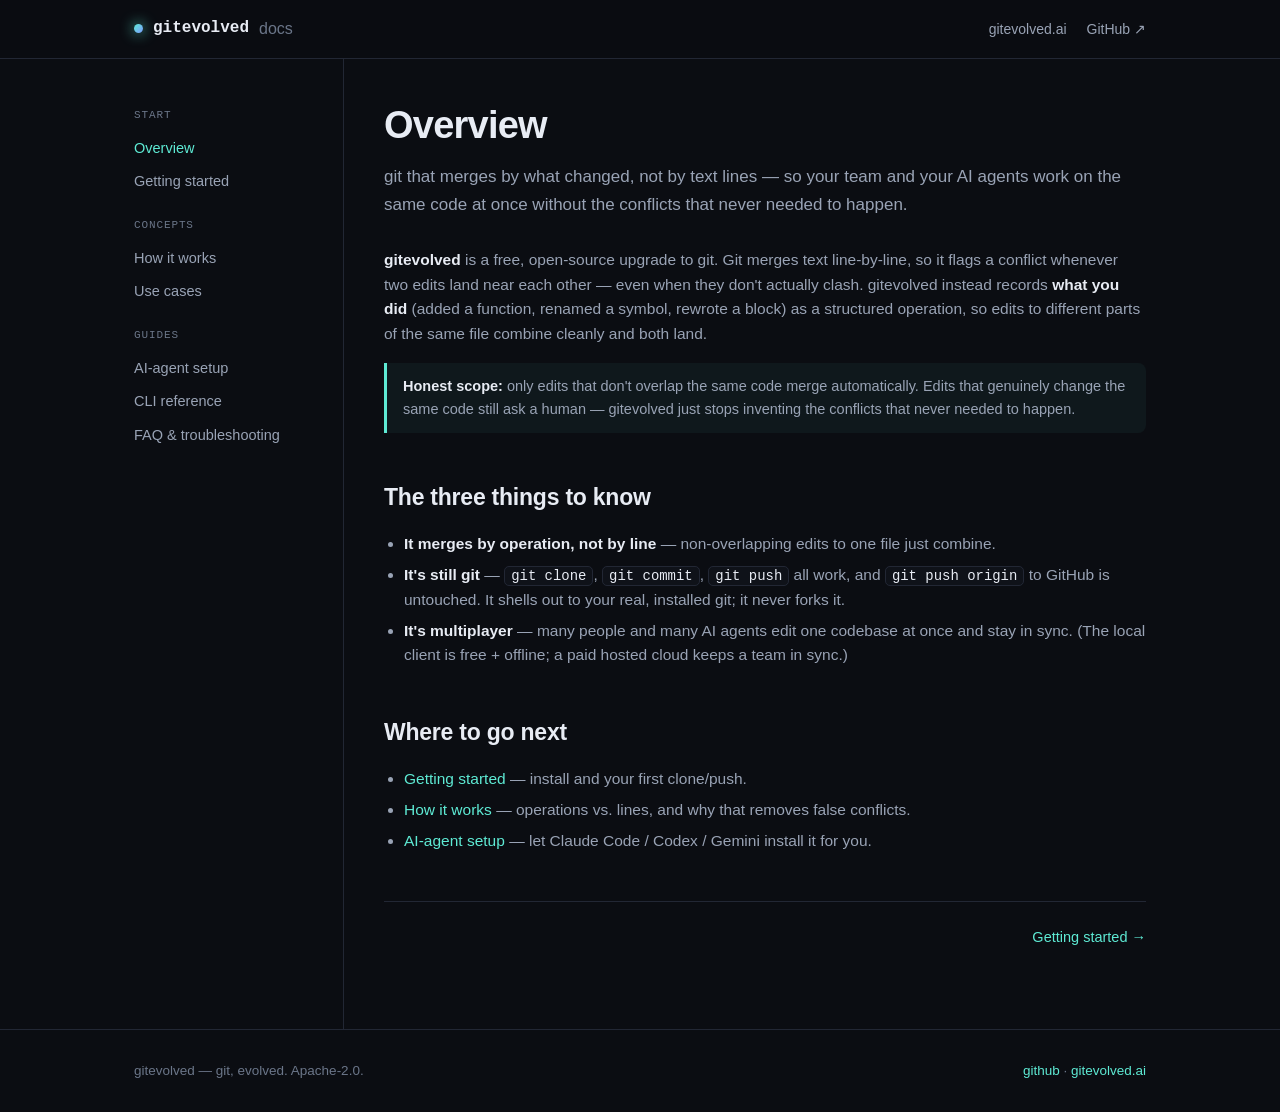
<file: index.html>
<!doctype html>
<!-- gitevolved docs — index. Static, hand-rolled, moat-safe. -->
<html lang="en"><head>
<meta charset="utf-8"><meta name="viewport" content="width=device-width, initial-scale=1">
<title>Overview — gitevolved docs</title>
<meta name="description" content="git that merges by what changed, not by text lines — so your team and your AI agents work on the same code at once without the conflicts that never needed to happen.">
<link rel="stylesheet" href="style.css">
</head><body>
<div class="top"><div class="row">
  <a class="brand" href="index.html"><span class="dot"></span> <b>gitevolved</b> <span style="color:var(--dim);font-weight:400">docs</span></a>
  <div class="links"><a href="https://gitevolved.ai">gitevolved.ai</a><a href="https://github.com/do-awesome-ai/gitevolved">GitHub ↗</a></div>
</div></div>
<div class="shell">
  <aside><div class="grp">Start</div>
<a href="index.html" class="cur">Overview</a>
<a href="getting-started.html">Getting started</a>
<div class="grp">Concepts</div>
<a href="how-it-works.html">How it works</a>
<a href="use-cases.html">Use cases</a>
<div class="grp">Guides</div>
<a href="agent-setup.html">AI-agent setup</a>
<a href="cli-reference.html">CLI reference</a>
<a href="faq.html">FAQ & troubleshooting</a></aside>
  <main>
    <h1>Overview</h1>
    <p class="tagline">git that merges by what changed, not by text lines — so your team and your AI agents work on the same code at once without the conflicts that never needed to happen.</p>
    
<p><b>gitevolved</b> is a free, open-source upgrade to git. Git merges text
line-by-line, so it flags a conflict whenever two edits land near each other —
even when they don't actually clash. gitevolved instead records <b>what you did</b>
(added a function, renamed a symbol, rewrote a block) as a structured operation, so
edits to different parts of the same file combine cleanly and both land.</p>

<div class="note"><b>Honest scope:</b> only edits that don't overlap the same code
merge automatically. Edits that genuinely change the same code still ask a human —
gitevolved just stops inventing the conflicts that never needed to happen.</div>

<h2>The three things to know</h2>
<ul>
<li><b>It merges by operation, not by line</b> — non-overlapping edits to one file just combine.</li>
<li><b>It's still git</b> — <code>git clone</code>, <code>git commit</code>, <code>git push</code> all work, and <code>git push origin</code> to GitHub is untouched. It shells out to your real, installed git; it never forks it.</li>
<li><b>It's multiplayer</b> — many people and many AI agents edit one codebase at once and stay in sync. (The local client is free + offline; a paid hosted cloud keeps a team in sync.)</li>
</ul>

<h2>Where to go next</h2>
<ul>
<li><a href="getting-started.html">Getting started</a> — install and your first clone/push.</li>
<li><a href="how-it-works.html">How it works</a> — operations vs. lines, and why that removes false conflicts.</li>
<li><a href="agent-setup.html">AI-agent setup</a> — let Claude Code / Codex / Gemini install it for you.</li>
</ul>

    <div class="next"><span></span><a href="getting-started.html">Getting started →</a></div>
  </main>
</div>
<footer><div class="row"><span>gitevolved — git, evolved. Apache-2.0.</span><span><a href="https://github.com/do-awesome-ai/gitevolved">github</a> · <a href="https://gitevolved.ai">gitevolved.ai</a></span></div></footer>
</body></html>
</file>
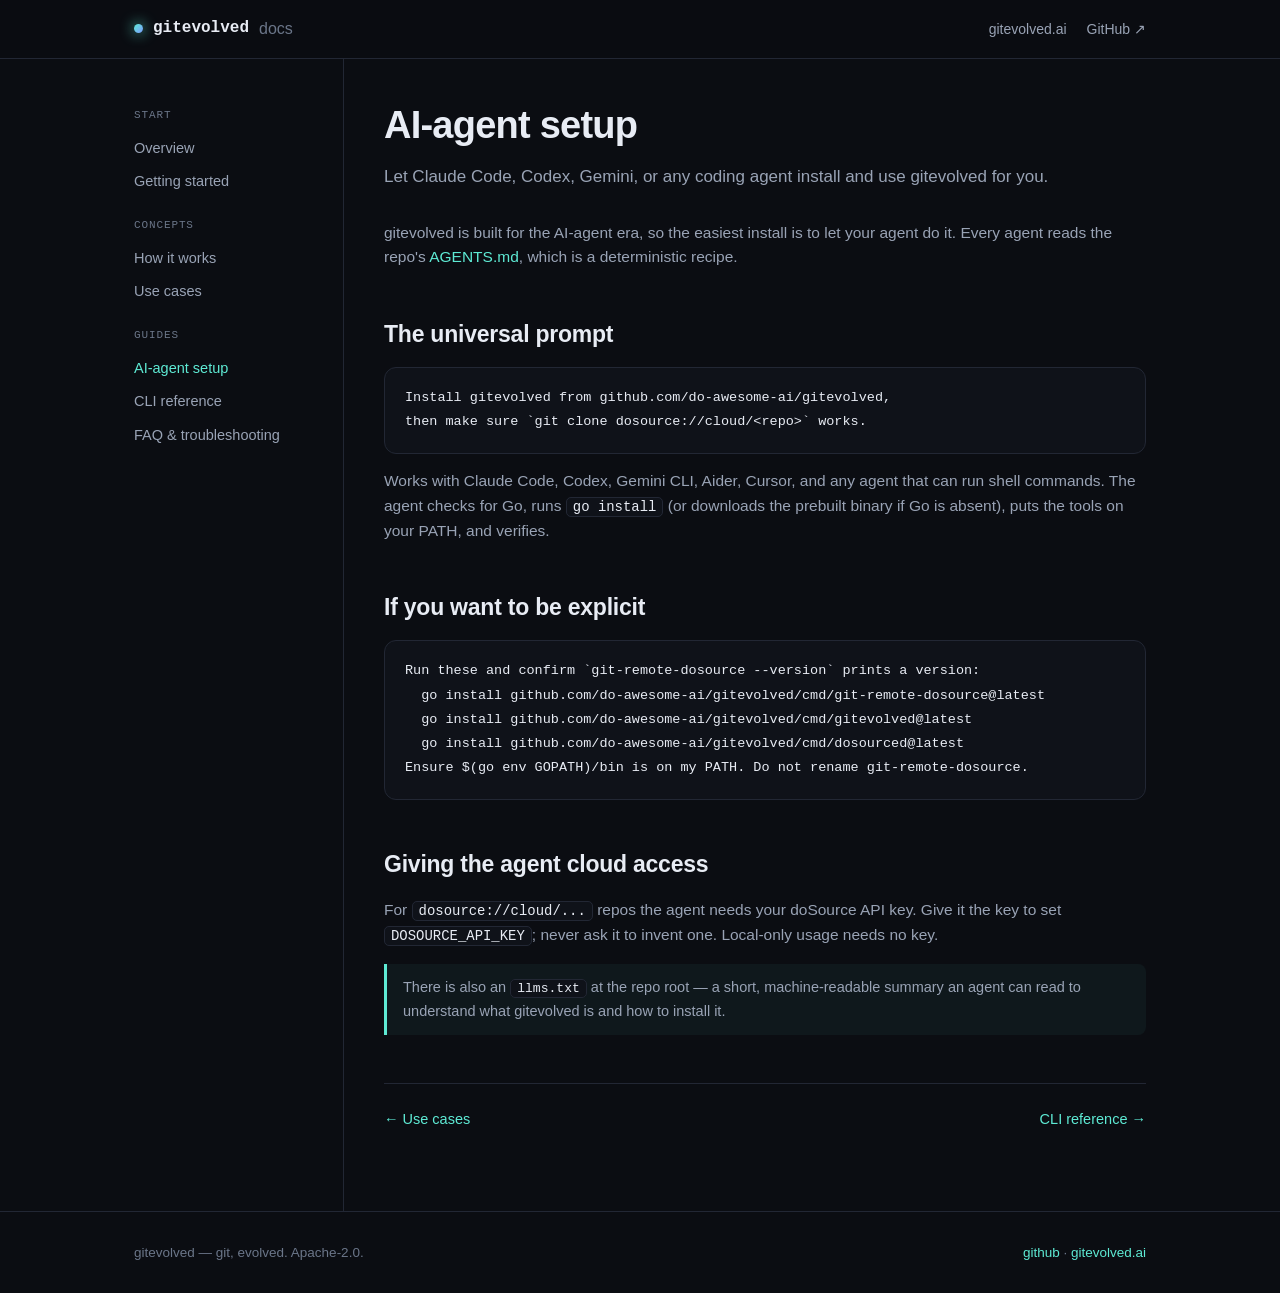
<file: agent-setup.html>
<!doctype html>
<!-- gitevolved docs — agent-setup. Static, hand-rolled, moat-safe. -->
<html lang="en"><head>
<meta charset="utf-8"><meta name="viewport" content="width=device-width, initial-scale=1">
<title>AI-agent setup — gitevolved docs</title>
<meta name="description" content="Let Claude Code, Codex, Gemini, or any coding agent install and use gitevolved for you.">
<link rel="stylesheet" href="style.css">
</head><body>
<div class="top"><div class="row">
  <a class="brand" href="index.html"><span class="dot"></span> <b>gitevolved</b> <span style="color:var(--dim);font-weight:400">docs</span></a>
  <div class="links"><a href="https://gitevolved.ai">gitevolved.ai</a><a href="https://github.com/do-awesome-ai/gitevolved">GitHub ↗</a></div>
</div></div>
<div class="shell">
  <aside><div class="grp">Start</div>
<a href="index.html">Overview</a>
<a href="getting-started.html">Getting started</a>
<div class="grp">Concepts</div>
<a href="how-it-works.html">How it works</a>
<a href="use-cases.html">Use cases</a>
<div class="grp">Guides</div>
<a href="agent-setup.html" class="cur">AI-agent setup</a>
<a href="cli-reference.html">CLI reference</a>
<a href="faq.html">FAQ & troubleshooting</a></aside>
  <main>
    <h1>AI-agent setup</h1>
    <p class="tagline">Let Claude Code, Codex, Gemini, or any coding agent install and use gitevolved for you.</p>
    
<p>gitevolved is built for the AI-agent era, so the easiest install is to let your
agent do it. Every agent reads the repo's
<a href="https://github.com/do-awesome-ai/gitevolved/blob/main/AGENTS.md">AGENTS.md</a>,
which is a deterministic recipe.</p>

<h2>The universal prompt</h2>
<pre><code>Install gitevolved from github.com/do-awesome-ai/gitevolved,
then make sure `git clone dosource://cloud/&lt;repo&gt;` works.</code></pre>
<p>Works with Claude Code, Codex, Gemini CLI, Aider, Cursor, and any agent that can
run shell commands. The agent checks for Go, runs <code>go install</code> (or
downloads the prebuilt binary if Go is absent), puts the tools on your PATH, and
verifies.</p>

<h2>If you want to be explicit</h2>
<pre><code>Run these and confirm `git-remote-dosource --version` prints a version:
  go install github.com/do-awesome-ai/gitevolved/cmd/git-remote-dosource@latest
  go install github.com/do-awesome-ai/gitevolved/cmd/gitevolved@latest
  go install github.com/do-awesome-ai/gitevolved/cmd/dosourced@latest
Ensure $(go env GOPATH)/bin is on my PATH. Do not rename git-remote-dosource.</code></pre>

<h2>Giving the agent cloud access</h2>
<p>For <code>dosource://cloud/...</code> repos the agent needs your doSource API
key. Give it the key to set <code>DOSOURCE_API_KEY</code>; never ask it to invent
one. Local-only usage needs no key.</p>

<div class="note">There is also an <code>llms.txt</code> at the repo root — a short,
machine-readable summary an agent can read to understand what gitevolved is and how
to install it.</div>

    <div class="next"><a href="use-cases.html">← Use cases</a><a href="cli-reference.html">CLI reference →</a></div>
  </main>
</div>
<footer><div class="row"><span>gitevolved — git, evolved. Apache-2.0.</span><span><a href="https://github.com/do-awesome-ai/gitevolved">github</a> · <a href="https://gitevolved.ai">gitevolved.ai</a></span></div></footer>
</body></html>
</file>
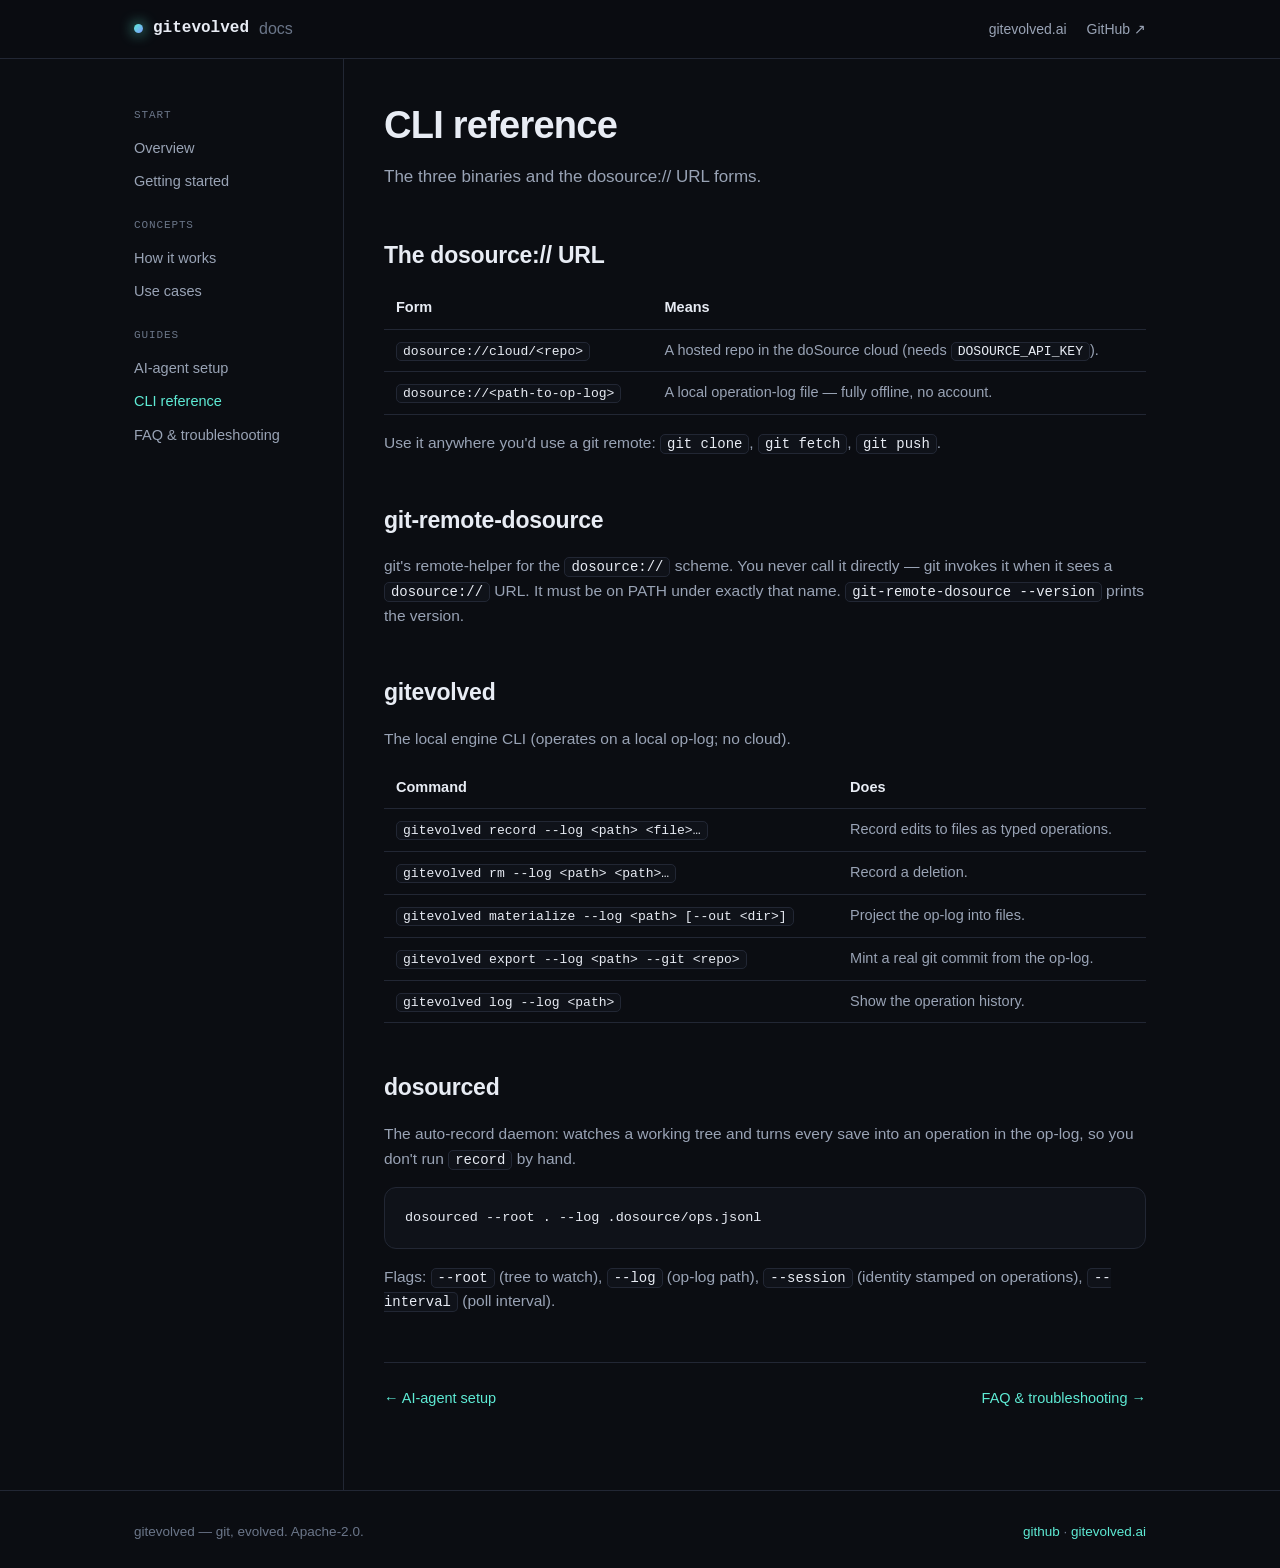
<file: cli-reference.html>
<!doctype html>
<!-- gitevolved docs — cli-reference. Static, hand-rolled, moat-safe. -->
<html lang="en"><head>
<meta charset="utf-8"><meta name="viewport" content="width=device-width, initial-scale=1">
<title>CLI reference — gitevolved docs</title>
<meta name="description" content="The three binaries and the dosource:// URL forms.">
<link rel="stylesheet" href="style.css">
</head><body>
<div class="top"><div class="row">
  <a class="brand" href="index.html"><span class="dot"></span> <b>gitevolved</b> <span style="color:var(--dim);font-weight:400">docs</span></a>
  <div class="links"><a href="https://gitevolved.ai">gitevolved.ai</a><a href="https://github.com/do-awesome-ai/gitevolved">GitHub ↗</a></div>
</div></div>
<div class="shell">
  <aside><div class="grp">Start</div>
<a href="index.html">Overview</a>
<a href="getting-started.html">Getting started</a>
<div class="grp">Concepts</div>
<a href="how-it-works.html">How it works</a>
<a href="use-cases.html">Use cases</a>
<div class="grp">Guides</div>
<a href="agent-setup.html">AI-agent setup</a>
<a href="cli-reference.html" class="cur">CLI reference</a>
<a href="faq.html">FAQ & troubleshooting</a></aside>
  <main>
    <h1>CLI reference</h1>
    <p class="tagline">The three binaries and the dosource:// URL forms.</p>
    
<h2>The dosource:// URL</h2>
<table>
<tr><th>Form</th><th>Means</th></tr>
<tr><td><code>dosource://cloud/&lt;repo&gt;</code></td><td>A hosted repo in the doSource cloud (needs <code>DOSOURCE_API_KEY</code>).</td></tr>
<tr><td><code>dosource://&lt;path-to-op-log&gt;</code></td><td>A local operation-log file — fully offline, no account.</td></tr>
</table>
<p>Use it anywhere you'd use a git remote: <code>git clone</code>, <code>git fetch</code>, <code>git push</code>.</p>

<h2>git-remote-dosource</h2>
<p>git's remote-helper for the <code>dosource://</code> scheme. You never call it
directly — git invokes it when it sees a <code>dosource://</code> URL. It must be on
PATH under exactly that name. <code>git-remote-dosource --version</code> prints the version.</p>

<h2>gitevolved</h2>
<p>The local engine CLI (operates on a local op-log; no cloud).</p>
<table>
<tr><th>Command</th><th>Does</th></tr>
<tr><td><code>gitevolved record --log &lt;path&gt; &lt;file&gt;…</code></td><td>Record edits to files as typed operations.</td></tr>
<tr><td><code>gitevolved rm --log &lt;path&gt; &lt;path&gt;…</code></td><td>Record a deletion.</td></tr>
<tr><td><code>gitevolved materialize --log &lt;path&gt; [--out &lt;dir&gt;]</code></td><td>Project the op-log into files.</td></tr>
<tr><td><code>gitevolved export --log &lt;path&gt; --git &lt;repo&gt;</code></td><td>Mint a real git commit from the op-log.</td></tr>
<tr><td><code>gitevolved log --log &lt;path&gt;</code></td><td>Show the operation history.</td></tr>
</table>

<h2>dosourced</h2>
<p>The auto-record daemon: watches a working tree and turns every save into an
operation in the op-log, so you don't run <code>record</code> by hand.</p>
<pre><code>dosourced --root . --log .dosource/ops.jsonl</code></pre>
<p>Flags: <code>--root</code> (tree to watch), <code>--log</code> (op-log path),
<code>--session</code> (identity stamped on operations), <code>--interval</code> (poll interval).</p>

    <div class="next"><a href="agent-setup.html">← AI-agent setup</a><a href="faq.html">FAQ & troubleshooting →</a></div>
  </main>
</div>
<footer><div class="row"><span>gitevolved — git, evolved. Apache-2.0.</span><span><a href="https://github.com/do-awesome-ai/gitevolved">github</a> · <a href="https://gitevolved.ai">gitevolved.ai</a></span></div></footer>
</body></html>
</file>
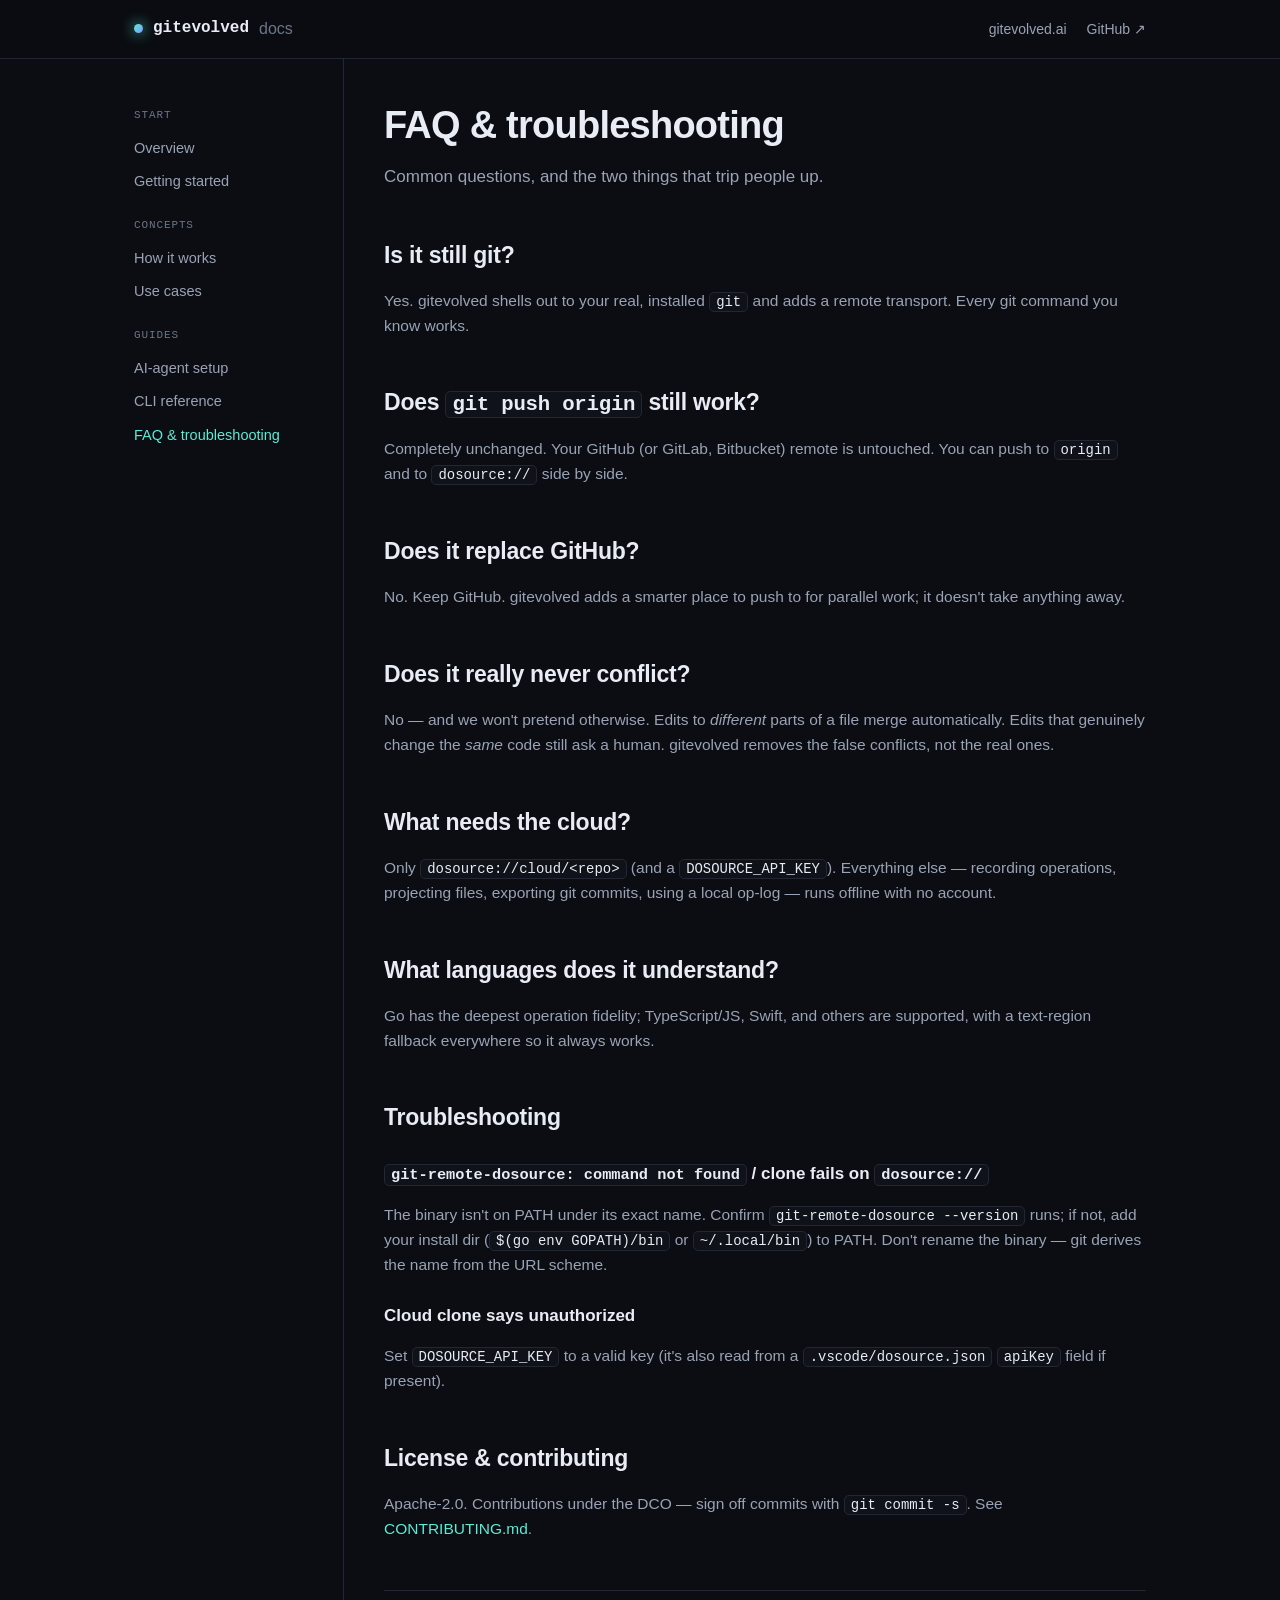
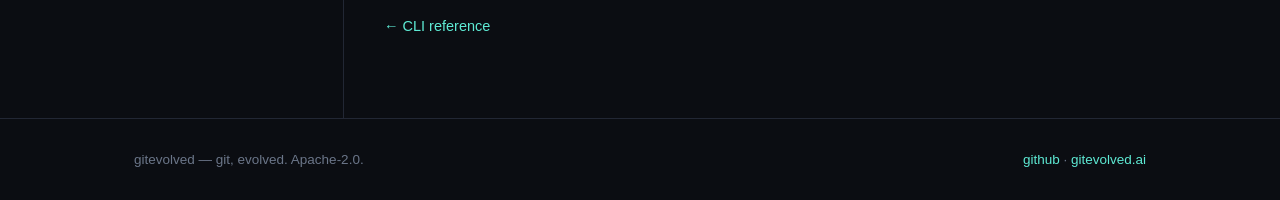
<file: faq.html>
<!doctype html>
<!-- gitevolved docs — faq. Static, hand-rolled, moat-safe. -->
<html lang="en"><head>
<meta charset="utf-8"><meta name="viewport" content="width=device-width, initial-scale=1">
<title>FAQ & troubleshooting — gitevolved docs</title>
<meta name="description" content="Common questions, and the two things that trip people up.">
<link rel="stylesheet" href="style.css">
</head><body>
<div class="top"><div class="row">
  <a class="brand" href="index.html"><span class="dot"></span> <b>gitevolved</b> <span style="color:var(--dim);font-weight:400">docs</span></a>
  <div class="links"><a href="https://gitevolved.ai">gitevolved.ai</a><a href="https://github.com/do-awesome-ai/gitevolved">GitHub ↗</a></div>
</div></div>
<div class="shell">
  <aside><div class="grp">Start</div>
<a href="index.html">Overview</a>
<a href="getting-started.html">Getting started</a>
<div class="grp">Concepts</div>
<a href="how-it-works.html">How it works</a>
<a href="use-cases.html">Use cases</a>
<div class="grp">Guides</div>
<a href="agent-setup.html">AI-agent setup</a>
<a href="cli-reference.html">CLI reference</a>
<a href="faq.html" class="cur">FAQ & troubleshooting</a></aside>
  <main>
    <h1>FAQ & troubleshooting</h1>
    <p class="tagline">Common questions, and the two things that trip people up.</p>
    
<h2>Is it still git?</h2>
<p>Yes. gitevolved shells out to your real, installed <code>git</code> and adds a
remote transport. Every git command you know works.</p>

<h2>Does <code>git push origin</code> still work?</h2>
<p>Completely unchanged. Your GitHub (or GitLab, Bitbucket) remote is untouched. You
can push to <code>origin</code> and to <code>dosource://</code> side by side.</p>

<h2>Does it replace GitHub?</h2>
<p>No. Keep GitHub. gitevolved adds a smarter place to push to for parallel work; it
doesn't take anything away.</p>

<h2>Does it really never conflict?</h2>
<p>No — and we won't pretend otherwise. Edits to <em>different</em> parts of a file
merge automatically. Edits that genuinely change the <em>same</em> code still ask a
human. gitevolved removes the false conflicts, not the real ones.</p>

<h2>What needs the cloud?</h2>
<p>Only <code>dosource://cloud/&lt;repo&gt;</code> (and a <code>DOSOURCE_API_KEY</code>).
Everything else — recording operations, projecting files, exporting git commits,
using a local op-log — runs offline with no account.</p>

<h2>What languages does it understand?</h2>
<p>Go has the deepest operation fidelity; TypeScript/JS, Swift, and others are
supported, with a text-region fallback everywhere so it always works.</p>

<h2>Troubleshooting</h2>
<h3><code>git-remote-dosource: command not found</code> / clone fails on <code>dosource://</code></h3>
<p>The binary isn't on PATH under its exact name. Confirm <code>git-remote-dosource --version</code>
runs; if not, add your install dir (<code>$(go env GOPATH)/bin</code> or
<code>~/.local/bin</code>) to PATH. Don't rename the binary — git derives the name
from the URL scheme.</p>
<h3>Cloud clone says unauthorized</h3>
<p>Set <code>DOSOURCE_API_KEY</code> to a valid key (it's also read from a
<code>.vscode/dosource.json</code> <code>apiKey</code> field if present).</p>

<h2>License &amp; contributing</h2>
<p>Apache-2.0. Contributions under the DCO — sign off commits with <code>git commit -s</code>.
See <a href="https://github.com/do-awesome-ai/gitevolved/blob/main/CONTRIBUTING.md">CONTRIBUTING.md</a>.</p>

    <div class="next"><a href="cli-reference.html">← CLI reference</a><span></span></div>
  </main>
</div>
<footer><div class="row"><span>gitevolved — git, evolved. Apache-2.0.</span><span><a href="https://github.com/do-awesome-ai/gitevolved">github</a> · <a href="https://gitevolved.ai">gitevolved.ai</a></span></div></footer>
</body></html>
</file>
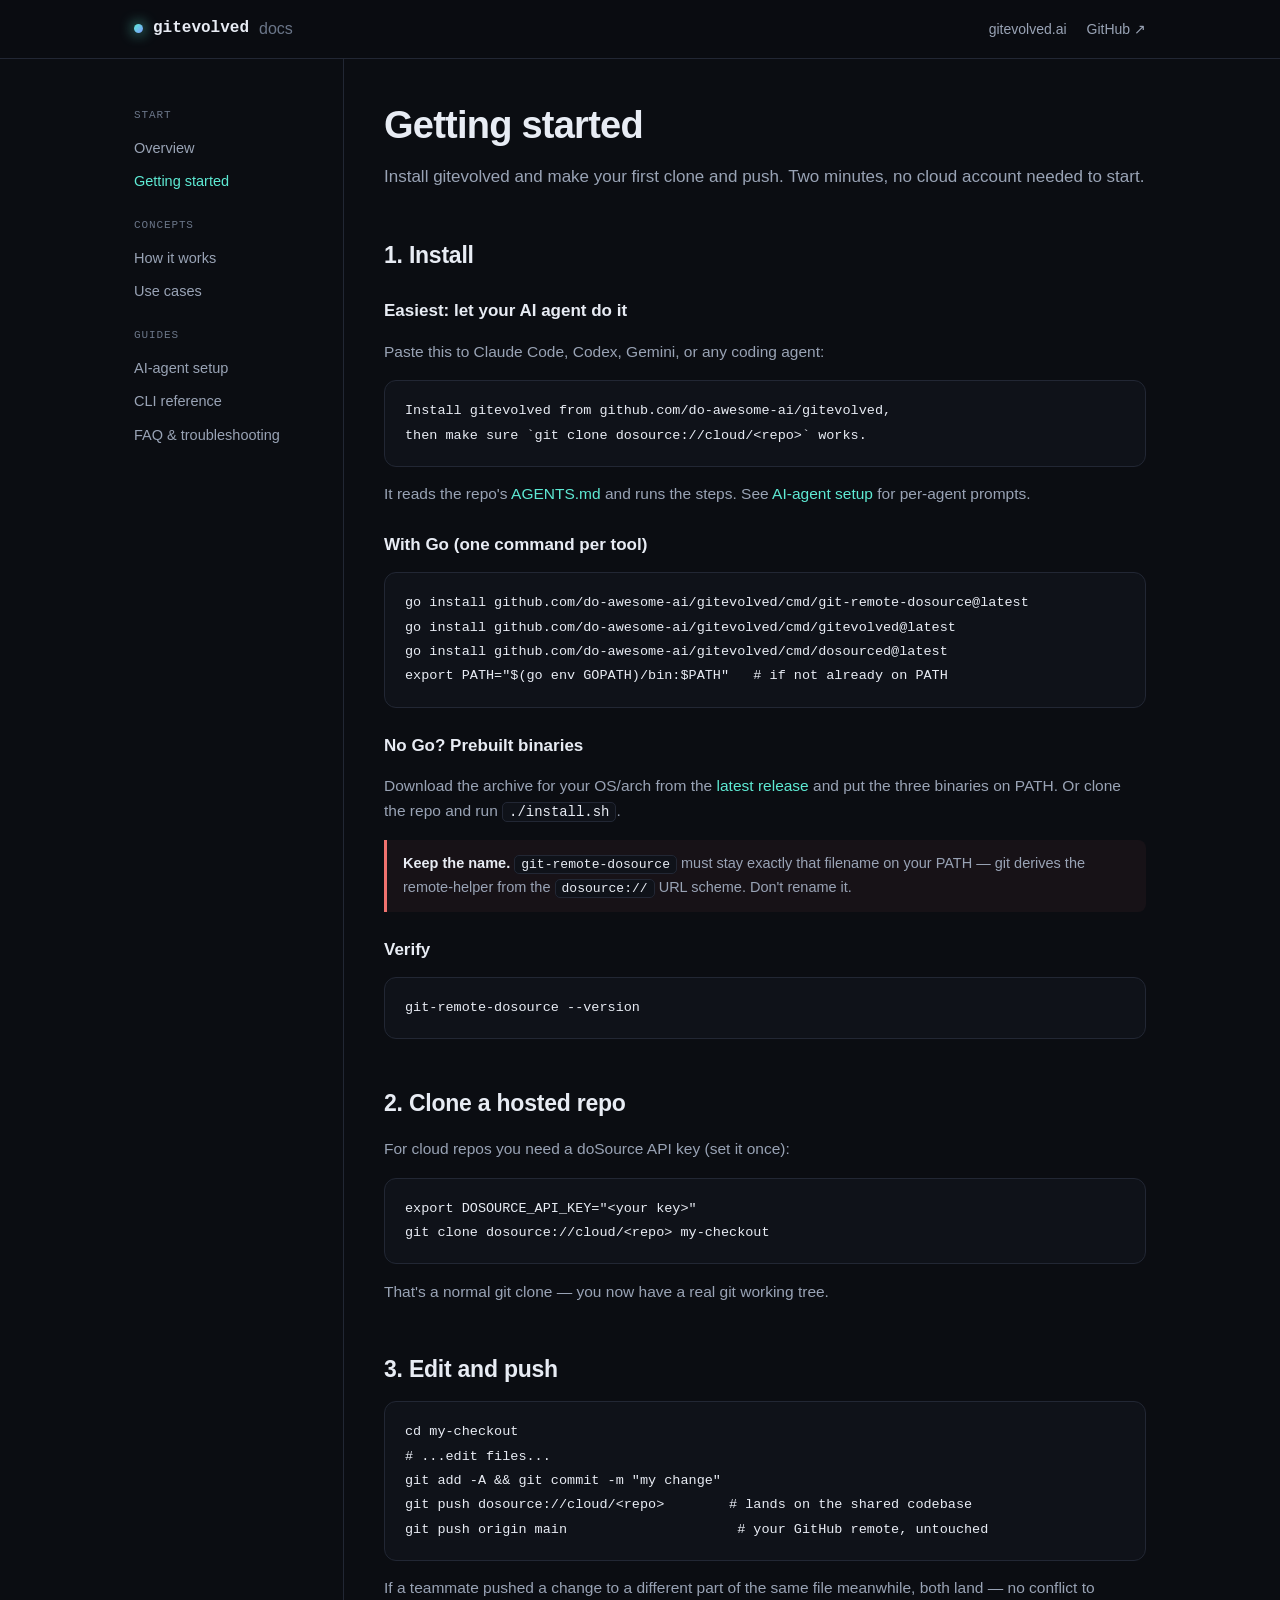
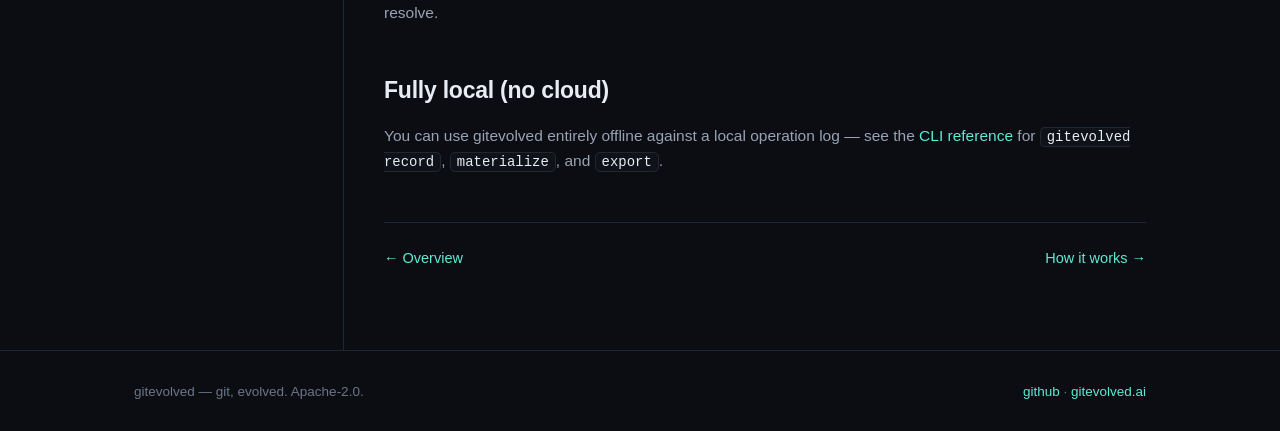
<file: getting-started.html>
<!doctype html>
<!-- gitevolved docs — getting-started. Static, hand-rolled, moat-safe. -->
<html lang="en"><head>
<meta charset="utf-8"><meta name="viewport" content="width=device-width, initial-scale=1">
<title>Getting started — gitevolved docs</title>
<meta name="description" content="Install gitevolved and make your first clone and push. Two minutes, no cloud account needed to start.">
<link rel="stylesheet" href="style.css">
</head><body>
<div class="top"><div class="row">
  <a class="brand" href="index.html"><span class="dot"></span> <b>gitevolved</b> <span style="color:var(--dim);font-weight:400">docs</span></a>
  <div class="links"><a href="https://gitevolved.ai">gitevolved.ai</a><a href="https://github.com/do-awesome-ai/gitevolved">GitHub ↗</a></div>
</div></div>
<div class="shell">
  <aside><div class="grp">Start</div>
<a href="index.html">Overview</a>
<a href="getting-started.html" class="cur">Getting started</a>
<div class="grp">Concepts</div>
<a href="how-it-works.html">How it works</a>
<a href="use-cases.html">Use cases</a>
<div class="grp">Guides</div>
<a href="agent-setup.html">AI-agent setup</a>
<a href="cli-reference.html">CLI reference</a>
<a href="faq.html">FAQ & troubleshooting</a></aside>
  <main>
    <h1>Getting started</h1>
    <p class="tagline">Install gitevolved and make your first clone and push. Two minutes, no cloud account needed to start.</p>
    
<h2>1. Install</h2>
<h3>Easiest: let your AI agent do it</h3>
<p>Paste this to Claude Code, Codex, Gemini, or any coding agent:</p>
<pre><code>Install gitevolved from github.com/do-awesome-ai/gitevolved,
then make sure `git clone dosource://cloud/&lt;repo&gt;` works.</code></pre>
<p>It reads the repo's <a href="https://github.com/do-awesome-ai/gitevolved/blob/main/AGENTS.md">AGENTS.md</a> and runs the steps. See <a href="agent-setup.html">AI-agent setup</a> for per-agent prompts.</p>

<h3>With Go (one command per tool)</h3>
<pre><code>go install github.com/do-awesome-ai/gitevolved/cmd/git-remote-dosource@latest
go install github.com/do-awesome-ai/gitevolved/cmd/gitevolved@latest
go install github.com/do-awesome-ai/gitevolved/cmd/dosourced@latest
export PATH="$(go env GOPATH)/bin:$PATH"   # if not already on PATH</code></pre>

<h3>No Go? Prebuilt binaries</h3>
<p>Download the archive for your OS/arch from the
<a href="https://github.com/do-awesome-ai/gitevolved/releases/latest">latest release</a>
and put the three binaries on PATH. Or clone the repo and run <code>./install.sh</code>.</p>

<div class="warn note"><b>Keep the name.</b> <code>git-remote-dosource</code> must stay
exactly that filename on your PATH — git derives the remote-helper from the
<code>dosource://</code> URL scheme. Don't rename it.</div>

<h3>Verify</h3>
<pre><code>git-remote-dosource --version</code></pre>

<h2>2. Clone a hosted repo</h2>
<p>For cloud repos you need a doSource API key (set it once):</p>
<pre><code>export DOSOURCE_API_KEY="&lt;your key&gt;"
git clone dosource://cloud/&lt;repo&gt; my-checkout</code></pre>
<p>That's a normal git clone — you now have a real git working tree.</p>

<h2>3. Edit and push</h2>
<pre><code>cd my-checkout
# ...edit files...
git add -A &amp;&amp; git commit -m "my change"
git push dosource://cloud/&lt;repo&gt;        # lands on the shared codebase
git push origin main                     # your GitHub remote, untouched</code></pre>
<p>If a teammate pushed a change to a different part of the same file meanwhile,
both land — no conflict to resolve.</p>

<h2>Fully local (no cloud)</h2>
<p>You can use gitevolved entirely offline against a local operation log — see the
<a href="cli-reference.html">CLI reference</a> for <code>gitevolved record</code>,
<code>materialize</code>, and <code>export</code>.</p>

    <div class="next"><a href="index.html">← Overview</a><a href="how-it-works.html">How it works →</a></div>
  </main>
</div>
<footer><div class="row"><span>gitevolved — git, evolved. Apache-2.0.</span><span><a href="https://github.com/do-awesome-ai/gitevolved">github</a> · <a href="https://gitevolved.ai">gitevolved.ai</a></span></div></footer>
</body></html>
</file>
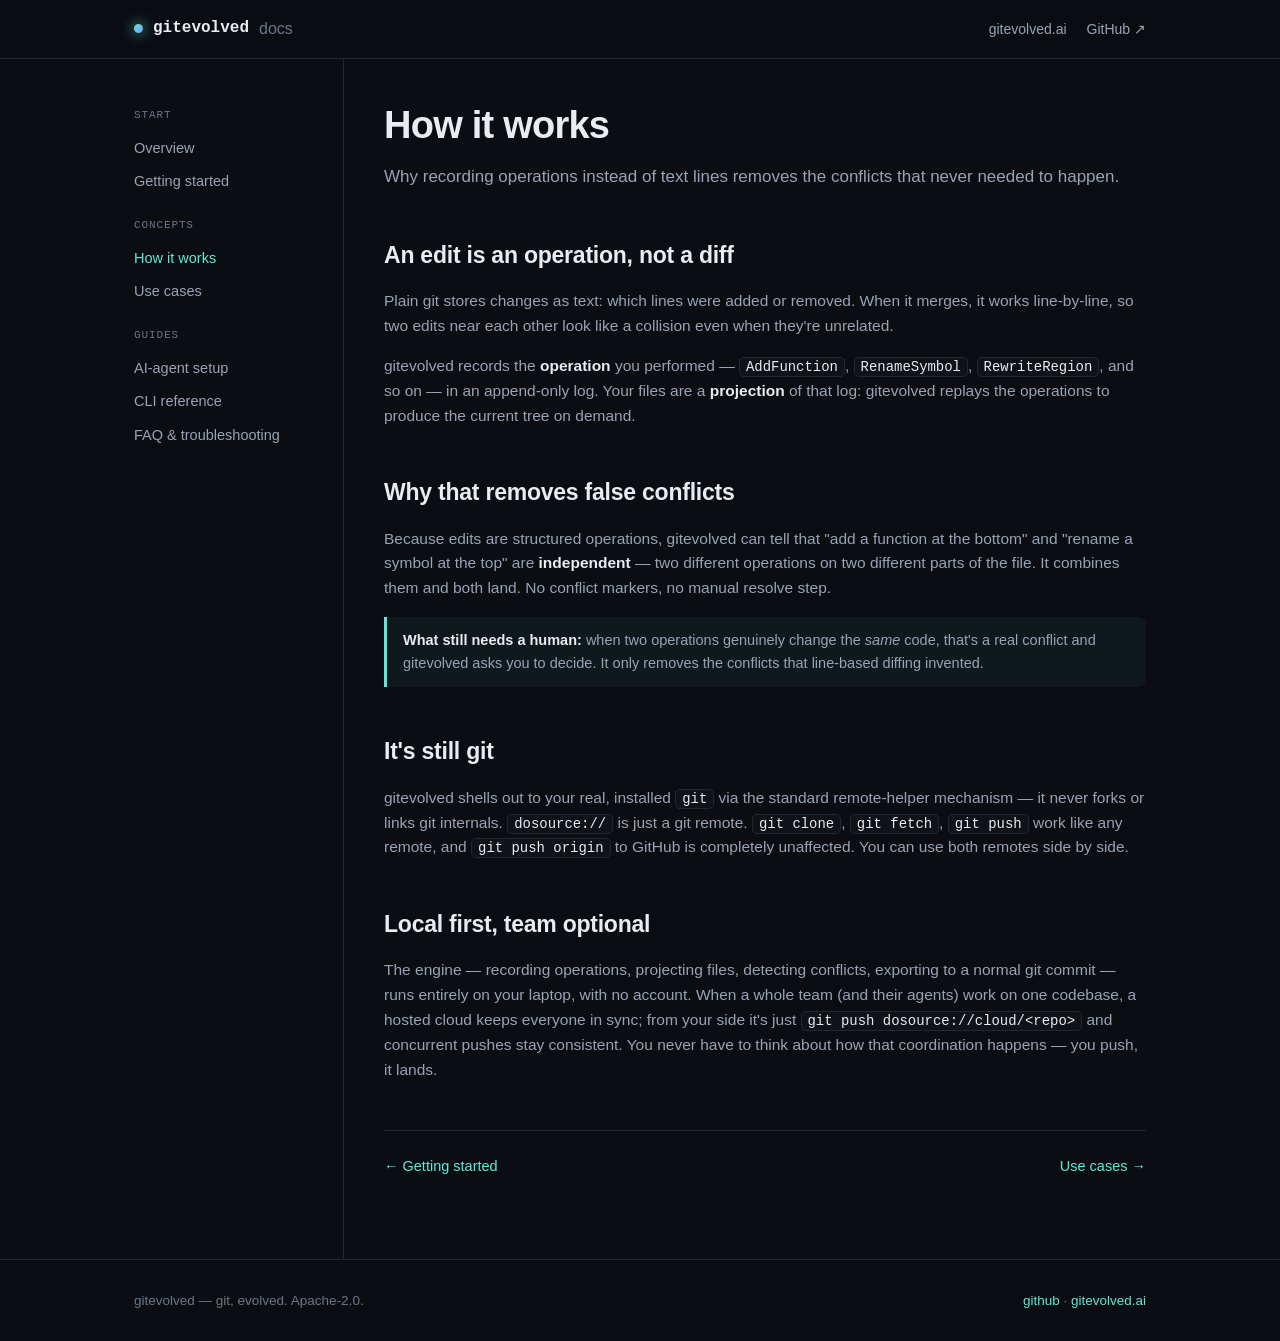
<file: how-it-works.html>
<!doctype html>
<!-- gitevolved docs — how-it-works. Static, hand-rolled, moat-safe. -->
<html lang="en"><head>
<meta charset="utf-8"><meta name="viewport" content="width=device-width, initial-scale=1">
<title>How it works — gitevolved docs</title>
<meta name="description" content="Why recording operations instead of text lines removes the conflicts that never needed to happen.">
<link rel="stylesheet" href="style.css">
</head><body>
<div class="top"><div class="row">
  <a class="brand" href="index.html"><span class="dot"></span> <b>gitevolved</b> <span style="color:var(--dim);font-weight:400">docs</span></a>
  <div class="links"><a href="https://gitevolved.ai">gitevolved.ai</a><a href="https://github.com/do-awesome-ai/gitevolved">GitHub ↗</a></div>
</div></div>
<div class="shell">
  <aside><div class="grp">Start</div>
<a href="index.html">Overview</a>
<a href="getting-started.html">Getting started</a>
<div class="grp">Concepts</div>
<a href="how-it-works.html" class="cur">How it works</a>
<a href="use-cases.html">Use cases</a>
<div class="grp">Guides</div>
<a href="agent-setup.html">AI-agent setup</a>
<a href="cli-reference.html">CLI reference</a>
<a href="faq.html">FAQ & troubleshooting</a></aside>
  <main>
    <h1>How it works</h1>
    <p class="tagline">Why recording operations instead of text lines removes the conflicts that never needed to happen.</p>
    
<h2>An edit is an operation, not a diff</h2>
<p>Plain git stores changes as text: which lines were added or removed. When it
merges, it works line-by-line, so two edits near each other look like a collision
even when they're unrelated.</p>
<p>gitevolved records the <b>operation</b> you performed — <code>AddFunction</code>,
<code>RenameSymbol</code>, <code>RewriteRegion</code>, and so on — in an append-only
log. Your files are a <b>projection</b> of that log: gitevolved replays the
operations to produce the current tree on demand.</p>

<h2>Why that removes false conflicts</h2>
<p>Because edits are structured operations, gitevolved can tell that "add a function
at the bottom" and "rename a symbol at the top" are <b>independent</b> — two
different operations on two different parts of the file. It combines them and both
land. No conflict markers, no manual resolve step.</p>
<div class="note"><b>What still needs a human:</b> when two operations genuinely
change the <em>same</em> code, that's a real conflict and gitevolved asks you to
decide. It only removes the conflicts that line-based diffing invented.</div>

<h2>It's still git</h2>
<p>gitevolved shells out to your real, installed <code>git</code> via the standard
remote-helper mechanism — it never forks or links git internals. <code>dosource://</code>
is just a git remote. <code>git clone</code>, <code>git fetch</code>, <code>git push</code>
work like any remote, and <code>git push origin</code> to GitHub is completely
unaffected. You can use both remotes side by side.</p>

<h2>Local first, team optional</h2>
<p>The engine — recording operations, projecting files, detecting conflicts,
exporting to a normal git commit — runs entirely on your laptop, with no account.
When a whole team (and their agents) work on one codebase, a hosted cloud keeps
everyone in sync; from your side it's just <code>git push dosource://cloud/&lt;repo&gt;</code>
and concurrent pushes stay consistent. You never have to think about how that
coordination happens — you push, it lands.</p>

    <div class="next"><a href="getting-started.html">← Getting started</a><a href="use-cases.html">Use cases →</a></div>
  </main>
</div>
<footer><div class="row"><span>gitevolved — git, evolved. Apache-2.0.</span><span><a href="https://github.com/do-awesome-ai/gitevolved">github</a> · <a href="https://gitevolved.ai">gitevolved.ai</a></span></div></footer>
</body></html>
</file>
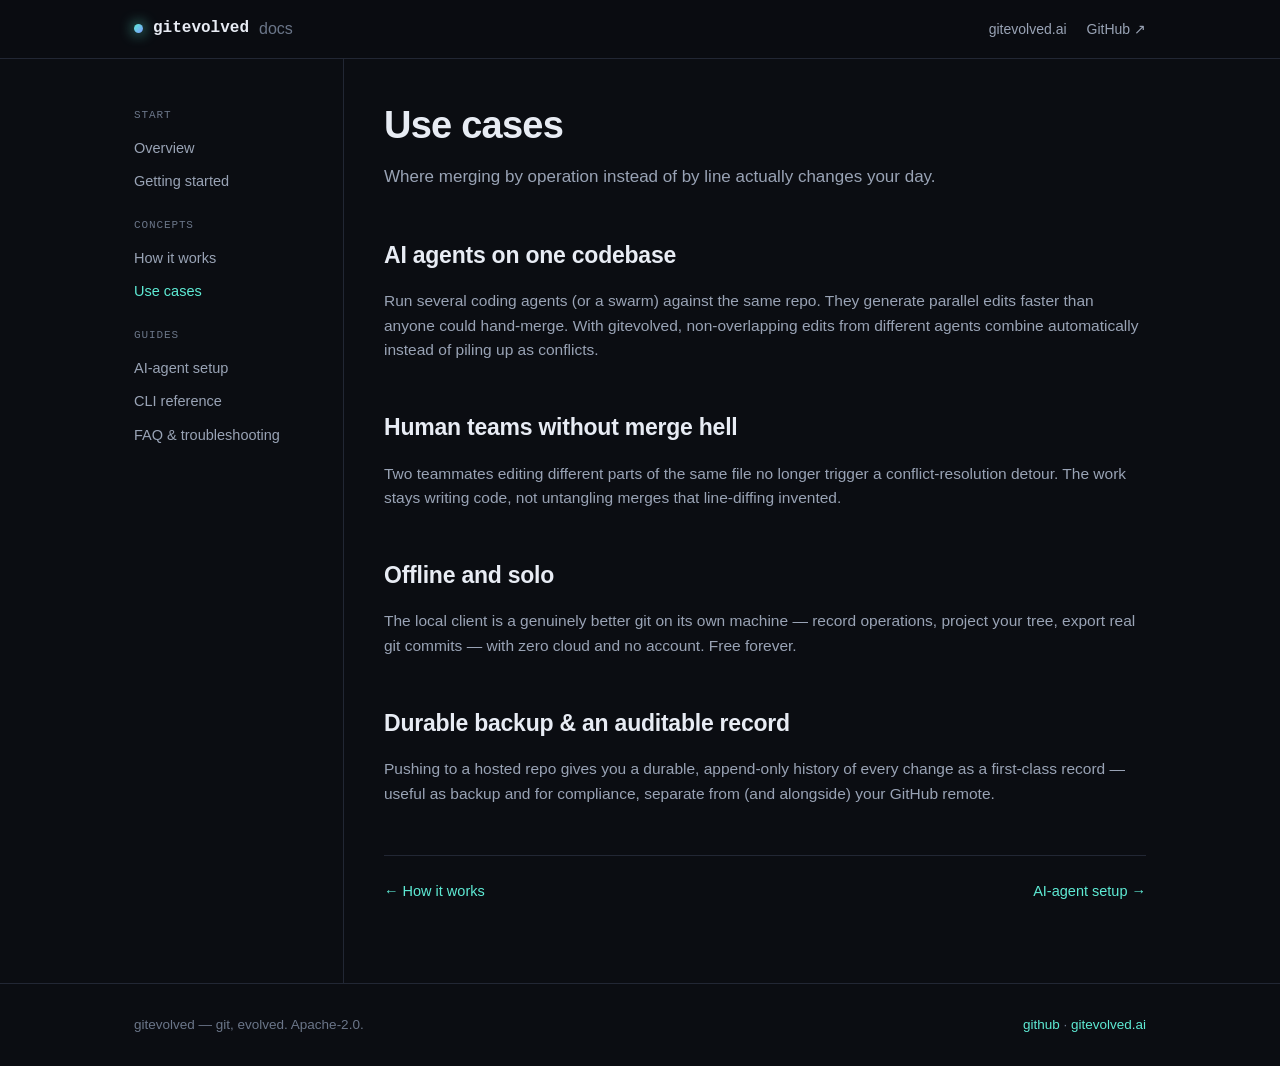
<file: use-cases.html>
<!doctype html>
<!-- gitevolved docs — use-cases. Static, hand-rolled, moat-safe. -->
<html lang="en"><head>
<meta charset="utf-8"><meta name="viewport" content="width=device-width, initial-scale=1">
<title>Use cases — gitevolved docs</title>
<meta name="description" content="Where merging by operation instead of by line actually changes your day.">
<link rel="stylesheet" href="style.css">
</head><body>
<div class="top"><div class="row">
  <a class="brand" href="index.html"><span class="dot"></span> <b>gitevolved</b> <span style="color:var(--dim);font-weight:400">docs</span></a>
  <div class="links"><a href="https://gitevolved.ai">gitevolved.ai</a><a href="https://github.com/do-awesome-ai/gitevolved">GitHub ↗</a></div>
</div></div>
<div class="shell">
  <aside><div class="grp">Start</div>
<a href="index.html">Overview</a>
<a href="getting-started.html">Getting started</a>
<div class="grp">Concepts</div>
<a href="how-it-works.html">How it works</a>
<a href="use-cases.html" class="cur">Use cases</a>
<div class="grp">Guides</div>
<a href="agent-setup.html">AI-agent setup</a>
<a href="cli-reference.html">CLI reference</a>
<a href="faq.html">FAQ & troubleshooting</a></aside>
  <main>
    <h1>Use cases</h1>
    <p class="tagline">Where merging by operation instead of by line actually changes your day.</p>
    
<h2>AI agents on one codebase</h2>
<p>Run several coding agents (or a swarm) against the same repo. They generate
parallel edits faster than anyone could hand-merge. With gitevolved, non-overlapping
edits from different agents combine automatically instead of piling up as conflicts.</p>

<h2>Human teams without merge hell</h2>
<p>Two teammates editing different parts of the same file no longer trigger a
conflict-resolution detour. The work stays writing code, not untangling merges that
line-diffing invented.</p>

<h2>Offline and solo</h2>
<p>The local client is a genuinely better git on its own machine — record operations,
project your tree, export real git commits — with zero cloud and no account. Free
forever.</p>

<h2>Durable backup &amp; an auditable record</h2>
<p>Pushing to a hosted repo gives you a durable, append-only history of every change
as a first-class record — useful as backup and for compliance, separate from (and
alongside) your GitHub remote.</p>

    <div class="next"><a href="how-it-works.html">← How it works</a><a href="agent-setup.html">AI-agent setup →</a></div>
  </main>
</div>
<footer><div class="row"><span>gitevolved — git, evolved. Apache-2.0.</span><span><a href="https://github.com/do-awesome-ai/gitevolved">github</a> · <a href="https://gitevolved.ai">gitevolved.ai</a></span></div></footer>
</body></html>
</file>
<file: style.css>
/* gitevolved docs — shared stylesheet. Matches the gitevolved.ai landing palette.
   Hand-rolled, zero-dependency (no generator), consistent with the product ethos.
   Moat-safe: docs describe the open client + outcomes, never the closed cloud's mechanism. */
:root{
  --bg:#0b0d12; --bg2:#0f1219; --panel:#12151d; --line:#222734;
  --ink:#e8ecf4; --muted:#99a3b5; --dim:#6b7689;
  --accent:#5eead4; --accent2:#7c9cff; --bad:#f0726f;
  --mono:"SF Mono",ui-monospace,"JetBrains Mono",Menlo,Consolas,monospace;
  --sans:-apple-system,BlinkMacSystemFont,"Segoe UI",Inter,Roboto,Helvetica,Arial,sans-serif;
}
*{box-sizing:border-box} html{scroll-behavior:smooth}
body{margin:0;background:var(--bg);color:var(--ink);font-family:var(--sans);line-height:1.6;-webkit-font-smoothing:antialiased}
a{color:var(--accent);text-decoration:none} a:hover{text-decoration:underline}
.mono{font-family:var(--mono)}

/* top bar */
.top{border-bottom:1px solid var(--line);position:sticky;top:0;background:rgba(11,13,18,.85);backdrop-filter:blur(8px);z-index:10}
.top .row{max-width:1060px;margin:0 auto;padding:16px 24px;display:flex;align-items:center;justify-content:space-between}
.brand{display:flex;align-items:center;gap:10px;font-weight:650;color:var(--ink)}
.brand .dot{width:9px;height:9px;border-radius:50%;background:linear-gradient(135deg,var(--accent),var(--accent2));box-shadow:0 0 14px var(--accent)}
.brand b{font-family:var(--mono);font-weight:600}
.top .links{display:flex;gap:20px;font-size:14px}
.top .links a{color:var(--muted)} .top .links a:hover{color:var(--ink);text-decoration:none}

/* layout: sidebar + content */
.shell{max-width:1060px;margin:0 auto;padding:0 24px;display:grid;grid-template-columns:210px 1fr;gap:40px}
@media(max-width:760px){.shell{grid-template-columns:1fr;gap:0}}
aside{padding:30px 0;border-right:1px solid var(--line)}
@media(max-width:760px){aside{border-right:0;border-bottom:1px solid var(--line);padding:18px 0}}
aside .grp{font-family:var(--mono);font-size:11px;letter-spacing:.08em;text-transform:uppercase;color:var(--dim);margin:18px 0 8px}
aside a{display:block;color:var(--muted);font-size:14.5px;padding:5px 0}
aside a:hover{color:var(--ink);text-decoration:none}
aside a.cur{color:var(--accent)}
main{padding:36px 0 80px;min-width:0}
main h1{font-size:clamp(28px,4vw,38px);letter-spacing:-.02em;margin:0 0 8px}
main .tagline{color:var(--muted);font-size:17px;margin:0 0 30px}
main h2{font-size:23px;letter-spacing:-.01em;margin:38px 0 12px;padding-top:8px}
main h3{font-size:17px;margin:24px 0 8px}
main p,main li{color:var(--muted);font-size:15.5px}
main b,main strong{color:var(--ink)}
main ul{padding-left:20px}
main li{margin:6px 0}
code{font-family:var(--mono);font-size:.9em;background:var(--bg2);border:1px solid var(--line);border-radius:5px;padding:1px 6px;color:var(--ink)}
pre{background:var(--bg2);border:1px solid var(--line);border-radius:12px;padding:18px 20px;overflow-x:auto;margin:14px 0}
pre code{background:none;border:0;padding:0;font-size:13.5px;line-height:1.8;color:var(--ink)}
.note{border-left:3px solid var(--accent);background:rgba(94,234,212,.05);border-radius:0 8px 8px 0;padding:12px 16px;margin:16px 0;font-size:14.5px;color:var(--muted)}
.warn{border-left:3px solid var(--bad);background:rgba(240,114,111,.05)}
table{border-collapse:collapse;width:100%;margin:14px 0;font-size:14.5px}
th,td{text-align:left;padding:9px 12px;border-bottom:1px solid var(--line);vertical-align:top}
th{color:var(--ink);font-weight:600} td{color:var(--muted)}
.next{display:flex;justify-content:space-between;gap:16px;margin-top:48px;padding-top:24px;border-top:1px solid var(--line);font-size:14.5px}
footer{border-top:1px solid var(--line);color:var(--dim);font-size:13.5px;padding:30px 0}
footer .row{max-width:1060px;margin:0 auto;padding:0 24px;display:flex;gap:16px;flex-wrap:wrap;justify-content:space-between}
</file>
